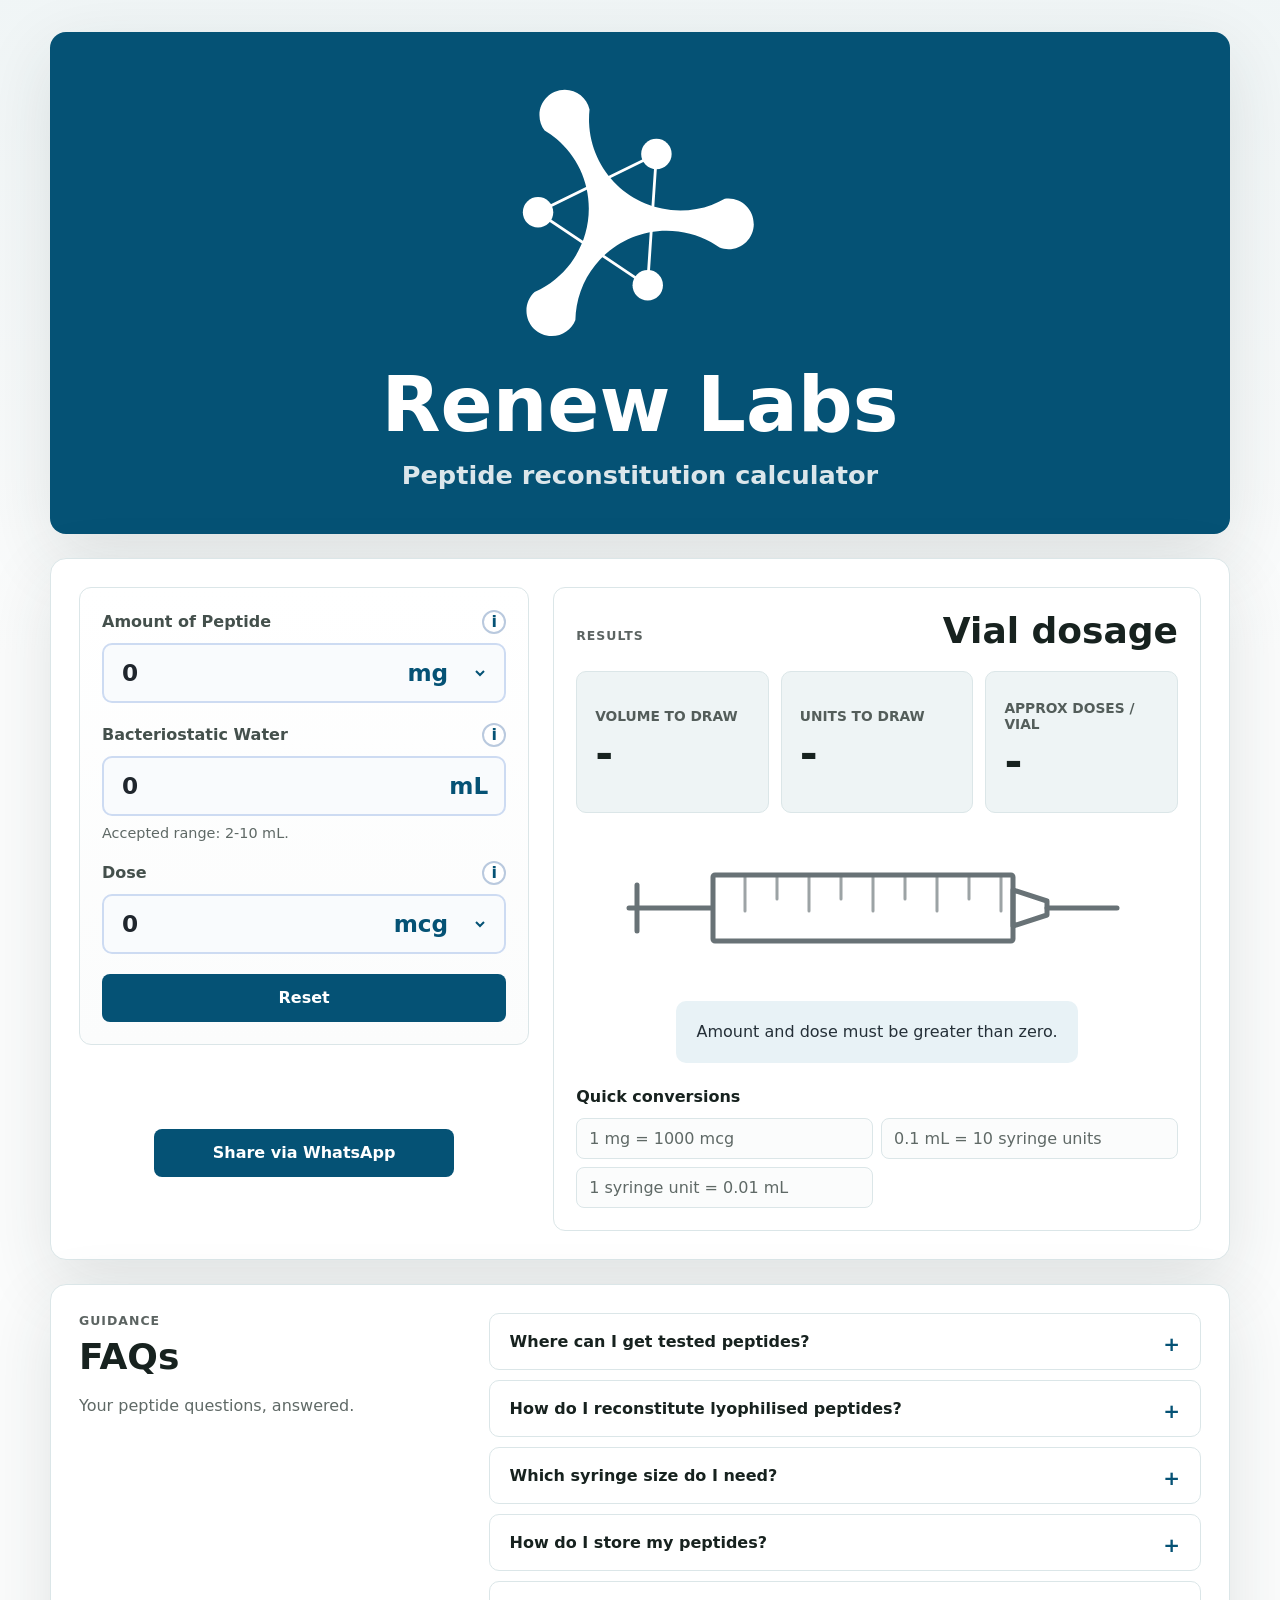
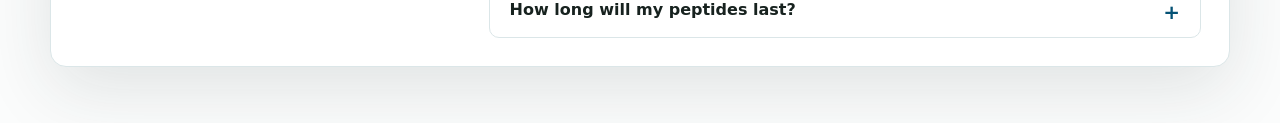
<file: index.html>
<!doctype html>
<html lang="en-GB">
  <head>
    <meta charset="UTF-8" />
    <meta name="viewport" content="width=device-width, initial-scale=1.0" />
    <meta
      name="description"
      content="Renew Labs peptide calculator for vial reconstitution research calculations."
    />
    <title>Renew Labs Peptide Calculator</title>
    <link rel="stylesheet" href="styles.css" />
  </head>
  <body>
    <main class="page-shell">
      <section class="hero" aria-labelledby="page-title">
        <div class="hero-copy">
          <img src="renew-mark-white.svg" alt="" />
          <strong>Renew Labs</strong>
          <h1 id="page-title">Peptide reconstitution calculator</h1>
        </div>
      </section>

      <section class="calculator-card" aria-label="Peptide calculator">
        <div class="content-grid">
          <div class="input-stack">
          <form class="input-panel" id="calculatorForm">
            <div class="field">
              <label for="amountMg">
                <span>Amount of Peptide</span>
                <button class="info-dot" type="button" data-tip="Amount of peptide (in mg or iu) in the vial">i</button>
              </label>
              <div class="input-wrap unit-select">
                <input id="amountMg" name="amountMg" type="number" inputmode="decimal" min="0" step="0.01" value="0" />
                <select id="amountUnit" name="amountUnit" aria-label="Peptide amount unit">
                  <option value="mg">mg</option>
                  <option value="iu">iU</option>
                </select>
              </div>
            </div>

            <div class="field" id="waterField">
              <label for="waterMl">
                <span id="waterLabel">Bacteriostatic Water</span>
                <button class="info-dot" type="button" id="waterInfo" data-tip="Amount of bacteriostatic water you're adding to the vial">i</button>
              </label>
              <div class="input-wrap">
                <input id="waterMl" name="waterMl" type="number" inputmode="decimal" min="0" max="10" step="0.1" value="0" />
                <span>mL</span>
              </div>
              <p class="hint">Accepted range: 2-10 mL.</p>
            </div>

            <div class="field">
              <label for="doseValue">
                <span id="doseLabel">Dose</span>
                <button class="info-dot" type="button" data-tip="The dose you want. Choose either mcg, iU or mg">i</button>
              </label>
              <div class="input-wrap unit-select">
                <input id="doseValue" name="doseValue" type="number" inputmode="decimal" min="0" step="0.01" value="0" />
                <select id="doseUnit" name="doseUnit" aria-label="Dose unit">
                  <option value="mcg">mcg</option>
                  <option value="iu">iU</option>
                  <option value="mg">mg</option>
                </select>
              </div>
            </div>

            <div class="button-row">
              <button class="secondary-action" type="reset">Reset</button>
            </div>
          </form>
          <button class="primary-action share-action" type="button" id="shareButton">Share via WhatsApp</button>
          </div>

          <section class="results-panel invalid-state" aria-live="polite">
            <div class="result-head">
              <p class="eyebrow">Results</p>
              <h2 id="resultTitle">Vial dosage</h2>
            </div>

            <div class="result-grid">
              <article class="result-tile featured">
                <span id="volumeTitle">Volume to draw</span>
                <strong id="volumeMl">-</strong>
              </article>
              <article class="result-tile" id="unitTile">
                <span id="unitTitle">Units to draw</span>
                <strong id="unitResult">-</strong>
              </article>
              <article class="result-tile" id="countTile">
                <span id="countTitle">Approx doses / vial</span>
                <strong id="doseCount">-</strong>
              </article>
            </div>

            <div class="syringe-wrap" id="syringeWrap" aria-label="Syringe draw guide">
              <svg class="dose-illustration syringe-illustration" viewBox="0 0 520 150" role="img" aria-label="Syringe">
                <line x1="12" y1="75" x2="95" y2="75" />
                <line x1="20" y1="52" x2="20" y2="98" />
                <rect class="syringe-fill" id="syringeFill" x="96" y="42" width="0" height="66" rx="2" />
                <rect x="96" y="42" width="300" height="66" rx="2" />
                <g class="syringe-marks">
                  <line x1="128" y1="42" x2="128" y2="78" />
                  <line x1="160" y1="42" x2="160" y2="66" />
                  <line x1="192" y1="42" x2="192" y2="78" />
                  <line x1="224" y1="42" x2="224" y2="66" />
                  <line x1="256" y1="42" x2="256" y2="78" />
                  <line x1="288" y1="42" x2="288" y2="66" />
                  <line x1="320" y1="42" x2="320" y2="78" />
                  <line x1="352" y1="42" x2="352" y2="66" />
                  <line x1="384" y1="42" x2="384" y2="78" />
                </g>
                <path d="M396 57 L430 68 L430 82 L396 93 Z" />
                <line x1="430" y1="75" x2="500" y2="75" />
              </svg>
              <p id="syringeDisclaimer">
                Enter your peptide amount, bacteriostatic water and dose to calculate your draw volume.
              </p>
            </div>

            <section class="quick-conversions" aria-labelledby="conversion-title">
              <h3 id="conversion-title">Quick conversions</h3>
              <div class="conversion-grid">
                <span>1 mg = 1000 mcg</span>
                <span>0.1 mL = 10 syringe units</span>
                <span>1 syringe unit = 0.01 mL</span>
              </div>
            </section>
          </section>
        </div>
      </section>

      <section class="faq-shell">
        <div class="faq-copy">
          <p class="eyebrow">Guidance</p>
          <h2 id="faqTitle">FAQs</h2>
          <p>Your peptide questions, answered.</p>
        </div>
        <div class="faq-list" id="faqList">
          <details class="faq-item">
            <summary>Where can I get tested peptides?</summary>
            <div class="faq-answer">
              <p>Renew Labs is able to provide you with peptides and research chemicals that are independently tested. Orders can be placed <a href="https://docs.google.com/forms/d/e/1FAIpQLSeEyYjb_Fmcx5XELqRgr7oAa_qQSYLa3wfYa4VR-rdAORuOLg/viewform?usp=dialog" target="_blank" rel="noopener">here</a>. Additional pricing can be viewed <a href="https://docs.google.com/spreadsheets/d/1JMVdBty3tJZyBeeeDLBATM9cYKSkeTKWLF8yid1AKjs/edit?usp=sharing" target="_blank" rel="noopener">here</a>.</p>
            </div>
          </details>
          <details class="faq-item">
            <summary>How do I reconstitute lyophilised peptides?</summary>
            <div class="faq-answer">
              <p>Before you begin with reconstitution, you will need the following:</p>
              <ol class="spaced-list">
                <li>Your vial of lyophilised peptide or similar molecule.</li>
                <li>A vial of bacteriostatic (bac) water.</li>
                <li>A syringe to reconstitute the peptide.</li>
              </ol>
              <p>To reconstitute a lyophilised vial, follow the steps below.</p>
              <ol class="spaced-list">
                <li>Pop the caps off both your vials of bac water and the lyophilised vial.</li>
                <li>Inject your syringe into the vial of bac water, pull the plunger back until the bottom of the plunger is in line with the top mark stated on the syringe. This will be either 0.5 or 1.0 mL.</li>
                <li>Inject the contents of the syringe into the lyophilised vial of peptide (or other molecule).</li>
                <li>Repeat this process until you meet the desired fill volume.</li>
                <li>If it hasn't already done so, allow the vial to sit until the peptide/molecule is fully dissolved. You may gently swirl the vial to support this process.</li>
                <li>Store the newly prepared vial in the fridge along with the opened vial of bac water. Make sure to store the vials in a sealed container.</li>
              </ol>
              <p><strong>Note</strong> - Syringes come in 0.5 and 1 mL volumes. This is the equivalent of 50 and 100 units. We recommend that you use 3 mL of bac water to reconstitute your vial; this is the equivalent of 3-6 full syringes depending on the volume of your syringe.</p>
            </div>
          </details>
          <details class="faq-item">
            <summary>Which syringe size do I need?</summary>
            <div class="faq-answer">
              <p>0.5 or 1 mL syringes with a 29 or 30 gauge needle are recommended. You will also need alcohol swabs and a sharps bin. A list of products can be found <a href="https://docs.google.com/spreadsheets/d/1SHIV8DyZ_1Wl9HtnlXaGnZBrpvp4KybQKamQurZHVnc/edit?usp=sharing" target="_blank" rel="noopener">here</a>.</p>
            </div>
          </details>
          <details class="faq-item">
            <summary>How do I store my peptides?</summary>
            <div class="faq-answer">
              <p>All peptides, once reconstituted need to be refrigerated. To keep the them sterile we recommend you keeping them in a closed, airtight box such as a Tupperware container.</p>
            </div>
          </details>
          <details class="faq-item">
            <summary>How long will my peptides last?</summary>
            <div class="faq-answer">
              <p>Peptides have an amount of time during which they are most effective. For most products the refrigerated life is approximately 30 days.</p>
            </div>
          </details>
        </div>
      </section>
    </main>

    <script src="script.js"></script>
  </body>
</html>
</file>
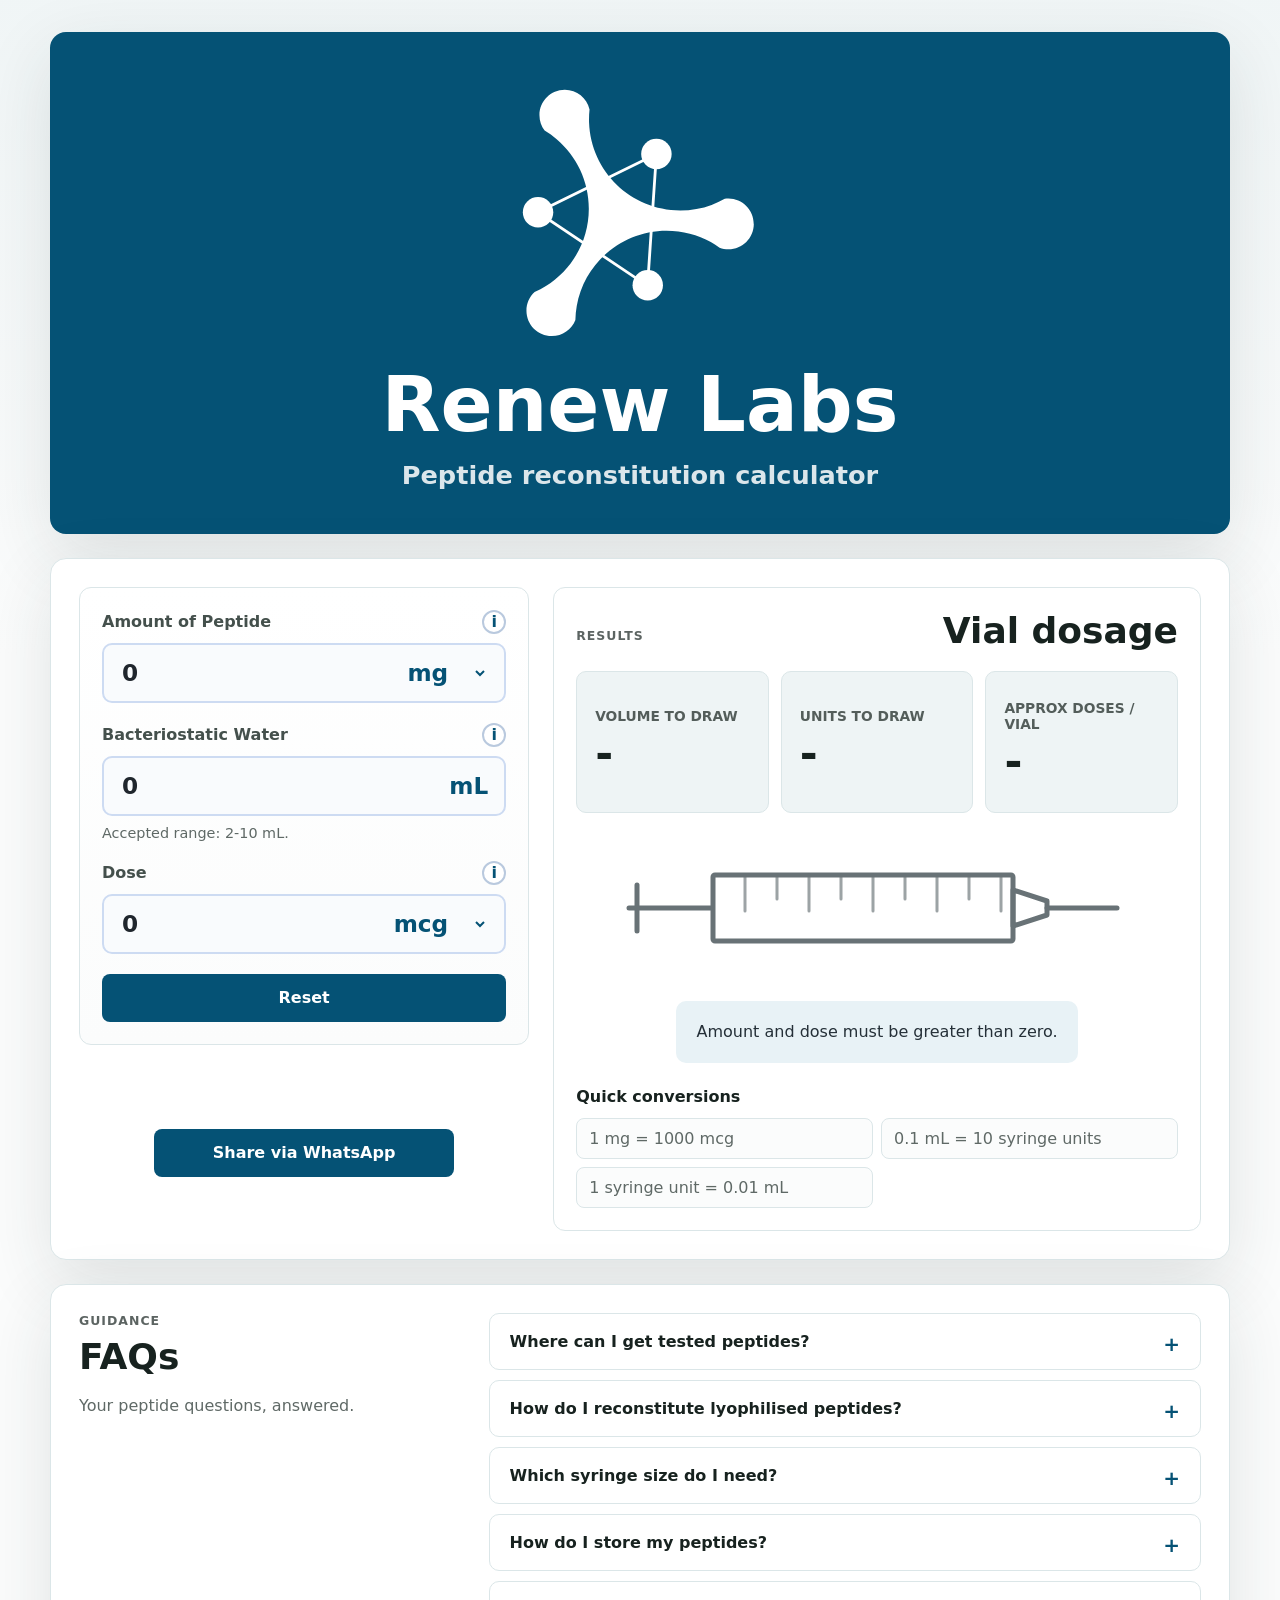
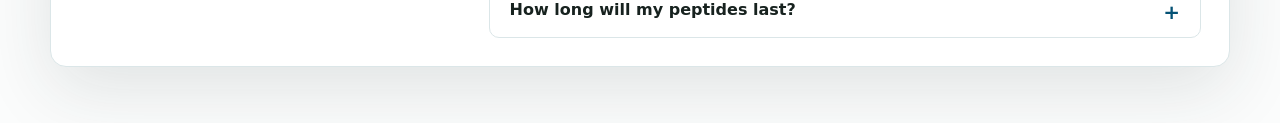
<file: renew-peptide-calculator.html>
<!doctype html>
<html lang="en-GB">
  <head>
    <meta charset="UTF-8" />
    <meta name="viewport" content="width=device-width, initial-scale=1.0" />
    <meta
      name="description"
      content="Renew Labs peptide calculator for vial reconstitution research calculations."
    />
    <title>Renew Labs Peptide Calculator</title>
    <style>
:root {
  --ink: #17221f;
  --muted: #5f6966;
  --soft: #eef4f5;
  --paper: #fbfcfc;
  --card: #ffffff;
  --line: #dbe6e8;
  --blue: #055275;
  --blue-deep: #04445f;
  --blue-soft: #e8f2f6;
  --green: #274c4f;
  --cream: #f7f4ee;
  --danger: #8d3d39;
  --shadow: 0 22px 70px rgba(29, 47, 52, 0.12);
  --radius: 8px;
  color-scheme: light;
  font-family:
    Inter, ui-sans-serif, system-ui, -apple-system, BlinkMacSystemFont, "Segoe UI",
    sans-serif;
}

* {
  box-sizing: border-box;
}

html {
  scroll-behavior: smooth;
}

body {
  min-height: 100vh;
  margin: 0;
  color: var(--ink);
  background:
    linear-gradient(180deg, rgba(238, 244, 245, 0.84), rgba(251, 252, 252, 0.94) 38%),
    var(--paper);
}

button,
input,
select {
  font: inherit;
}

button {
  cursor: pointer;
}

.page-shell {
  width: min(1180px, calc(100% - 28px));
  margin: 0 auto;
  padding: 32px 0 56px;
}

.hero {
  display: grid;
  min-height: 430px;
  padding: 42px 34px;
  color: #fff;
  background: var(--blue);
  border-radius: 16px;
  box-shadow: var(--shadow);
  place-items: center;
}

.hero-copy {
  display: grid;
  justify-items: center;
  max-width: 680px;
  text-align: center;
}

.hero-copy img,
.hero-copy .inline-logo {
  display: block;
  width: clamp(150px, 24vw, 260px);
  height: auto;
}

.hero-copy .inline-logo svg {
  display: block;
  width: 100%;
  height: auto;
}

.hero-copy strong {
  margin-top: 18px;
  font-size: clamp(2.2rem, 6vw, 4.8rem);
  line-height: 0.95;
}

.eyebrow {
  margin: 0 0 8px;
  color: color-mix(in srgb, currentColor 70%, transparent);
  font-size: 0.78rem;
  font-weight: 760;
  letter-spacing: 0.08em;
  text-transform: uppercase;
}

.hero h1,
.calculator-card h2,
.faq-shell h2 {
  margin: 0;
  letter-spacing: 0;
}

.hero h1 {
  max-width: 640px;
  margin-top: 18px;
  color: rgba(255, 255, 255, 0.86);
  font-size: clamp(1.15rem, 2.5vw, 1.6rem);
  font-weight: 640;
  line-height: 1.25;
}

.calculator-card,
.faq-shell {
  margin-top: 24px;
  padding: 28px;
  background: var(--card);
  border: 1px solid var(--line);
  border-radius: 16px;
  box-shadow: var(--shadow);
}

.calculator-card h2,
.faq-shell h2 {
  font-size: clamp(1.6rem, 3vw, 2.25rem);
}

.content-grid {
  display: grid;
  grid-template-columns: minmax(320px, 0.82fr) minmax(0, 1.18fr);
  gap: 24px;
  align-items: start;
}

.input-stack {
  display: grid;
  gap: 20px;
}

.input-panel,
.results-panel {
  display: grid;
  gap: 20px;
  padding: 22px;
  background: #fff;
  border: 1px solid var(--line);
  border-radius: 12px;
}

.input-panel {
  background: linear-gradient(180deg, #fff, #fbfcfc);
}

.field {
  display: grid;
  gap: 9px;
}

.field label {
  display: flex;
  align-items: center;
  justify-content: space-between;
  gap: 12px;
  color: #44504c;
  font-size: 1rem;
  font-weight: 740;
}

.info-dot {
  position: relative;
  display: inline-grid;
  width: 24px;
  height: 24px;
  flex: 0 0 auto;
  color: var(--blue);
  place-items: center;
  border: 2px solid #b9c9de;
  border-radius: 999px;
  background: #fff;
  font-weight: 800;
  line-height: 1;
  touch-action: manipulation;
}

.tip-pop {
  position: fixed;
  z-index: 20;
  max-width: min(300px, calc(100vw - 28px));
  padding: 10px 12px;
  color: #fff;
  font-size: 0.86rem;
  font-weight: 680;
  line-height: 1.35;
  background: var(--ink);
  border-radius: 8px;
  box-shadow: 0 14px 40px rgba(23, 34, 31, 0.18);
}

.tip-pop::before {
  content: "";
  position: absolute;
  top: -6px;
  left: 18px;
  width: 12px;
  height: 12px;
  background: var(--ink);
  transform: rotate(45deg);
}

.input-wrap {
  display: grid;
  grid-template-columns: minmax(0, 1fr) auto;
  align-items: center;
  min-height: 60px;
  padding: 0 16px;
  background: #f9fbfd;
  border: 2px solid #cddbf2;
  border-radius: 10px;
}

.input-wrap:focus-within {
  border-color: var(--blue);
  box-shadow: 0 0 0 4px rgba(56, 85, 121, 0.12);
}

.input-wrap input,
.input-wrap select {
  min-width: 0;
  height: 56px;
  color: #20262d;
  font-size: 1.45rem;
  font-weight: 720;
  line-height: 1;
  border: 0;
  outline: 0;
  background: transparent;
}

.input-wrap input[type="number"] {
  appearance: textfield;
  -moz-appearance: textfield;
}

.input-wrap input[type="number"]::-webkit-outer-spin-button,
.input-wrap input[type="number"]::-webkit-inner-spin-button {
  margin: 0;
  appearance: none;
  -webkit-appearance: none;
}

.input-wrap span,
.input-wrap select {
  display: flex;
  align-items: center;
  justify-content: flex-end;
  min-height: 56px;
  color: var(--blue);
  font-size: 1.45rem;
  font-weight: 780;
  line-height: 1;
  text-align: right;
}

.unit-select {
  grid-template-columns: minmax(0, 1fr) 108px;
}

.unit-select select {
  padding: 0 24px 0 0;
}

.hint {
  margin: 0;
  color: var(--muted);
  font-size: 0.9rem;
}

.button-row {
  display: grid;
  grid-template-columns: auto;
  gap: 10px;
}

.primary-action,
.secondary-action {
  min-height: 48px;
  padding: 0 18px;
  color: #fff;
  font-weight: 780;
  border: 0;
  border-radius: 8px;
  background: var(--blue);
  touch-action: manipulation;
}

.primary-action:hover,
.secondary-action:hover {
  background: var(--blue-deep);
}

.secondary-action {
  width: 100%;
}

.share-action {
  justify-self: center;
  width: min(300px, 100%);
  margin-top: clamp(18px, 5vw, 76px);
}

.result-head {
  display: flex;
  align-items: end;
  justify-content: space-between;
  gap: 12px;
}

.result-grid {
  display: grid;
  grid-template-columns: repeat(3, minmax(0, 1fr));
  gap: 12px;
}

.result-tile {
  display: grid;
  gap: 8px;
  min-height: 142px;
  padding: 18px;
  align-content: center;
  background: var(--soft);
  border: 1px solid var(--line);
  border-radius: 10px;
}

.result-tile.featured {
  color: #fff;
  background: var(--blue);
  border-color: var(--blue);
}

.result-tile.featured span {
  color: #fff;
}

.results-panel.invalid-state .result-tile.featured {
  color: var(--ink);
  background: var(--soft);
  border-color: var(--line);
}

.results-panel.invalid-state .result-tile.featured span {
  color: color-mix(in srgb, var(--ink) 72%, transparent);
}

.result-tile span {
  color: color-mix(in srgb, currentColor 72%, transparent);
  font-size: 0.86rem;
  font-weight: 750;
  text-transform: uppercase;
}

.result-tile strong {
  font-size: clamp(1.65rem, 4vw, 2.7rem);
  line-height: 1;
}

.syringe-wrap {
  display: grid;
  justify-items: center;
  gap: 18px;
}

.dose-illustration {
  width: min(520px, 88%);
  height: auto;
  color: #687276;
  fill: none;
  stroke: currentColor;
  stroke-linecap: round;
  stroke-linejoin: round;
  stroke-width: 5;
}

.syringe-fill {
  fill: var(--blue);
  opacity: 0.92;
  stroke: none;
}

.syringe-marks {
  stroke-width: 3;
  opacity: 0.65;
}

#syringeDisclaimer,
.note-box {
  margin: 0;
  padding: 18px 20px;
  color: #253038;
  line-height: 1.65;
  background: var(--blue-soft);
  border-radius: 10px;
}

.note-box {
  background: #f0f7f2;
}

.quick-conversions {
  display: grid;
  gap: 12px;
  padding-top: 4px;
}

.quick-conversions h3 {
  margin: 0;
  font-size: 1rem;
}

.conversion-grid {
  display: grid;
  grid-template-columns: repeat(2, minmax(0, 1fr));
  gap: 8px;
}

.conversion-grid span {
  padding: 10px 12px;
  color: var(--muted);
  background: #fbfcfc;
  border: 1px solid var(--line);
  border-radius: 8px;
}

.faq-shell {
  display: grid;
  grid-template-columns: 0.7fr 1.3fr;
  gap: 26px;
  align-items: start;
}

.faq-copy {
  position: sticky;
  top: 20px;
}

.faq-copy p:not(.eyebrow) {
  color: var(--muted);
  line-height: 1.65;
}

.faq-list {
  display: grid;
  gap: 10px;
}

.faq-item {
  border: 1px solid var(--line);
  border-radius: 10px;
  background: #fff;
}

.faq-item summary {
  padding: 18px 20px;
  font-weight: 780;
  list-style: none;
  cursor: pointer;
}

.faq-item summary::-webkit-details-marker {
  display: none;
}

.faq-item summary::after {
  content: "+";
  float: right;
  color: var(--blue);
  font-size: 1.25rem;
}

.faq-item[open] summary::after {
  content: "-";
}

.faq-answer {
  padding: 0 20px 20px;
  color: var(--muted);
  line-height: 1.65;
}

.faq-answer p {
  margin: 0 0 12px;
}

.faq-answer p:last-child {
  margin-bottom: 0;
}

.faq-answer a {
  color: var(--blue);
  font-weight: 750;
}

.faq-answer ol,
.faq-answer ul {
  margin: 0;
  padding-left: 1.2rem;
}

.faq-answer .spaced-list {
  margin-bottom: 24px;
}

.invalid {
  color: var(--danger);
}

@media (max-width: 900px) {
  .hero,
  .content-grid,
  .faq-shell {
    grid-template-columns: 1fr;
  }

  .hero {
    min-height: auto;
  }

  .result-grid {
    grid-template-columns: 1fr;
  }

  .faq-copy {
    position: static;
  }
}

@media (max-width: 560px) {
  .page-shell {
    width: min(100% - 18px, 1180px);
    padding-top: 9px;
  }

  .hero,
  .calculator-card,
  .faq-shell,
  .input-panel,
  .results-panel {
    padding: 18px;
  }

  .button-row,
  .result-head {
    align-items: stretch;
    flex-direction: column;
  }

  .conversion-grid {
    grid-template-columns: 1fr;
  }

  .dose-illustration {
    width: min(360px, 100%);
  }

  .input-wrap input,
  .input-wrap select,
  .input-wrap span {
    font-size: 1.18rem;
  }
}

    </style>
  </head>
  <body>
    <main class="page-shell">
      <section class="hero" aria-labelledby="page-title">
        <div class="hero-copy">
          <span class="inline-logo" aria-hidden="true"><svg xmlns="http://www.w3.org/2000/svg" viewBox="76 53 61 65" aria-hidden="true">
  <g fill="#fff">
    <path d="M133.2,88.17c0,3.28-2.66,5.94-5.94,5.94-.74,0-1.44-.13-2.09-.37-.66-.47-1.35-.91-2.06-1.3-3.07-1.71-6.61-2.68-10.37-2.68-10.55,0-19.33,7.64-21.08,17.69-.18,1.06-.3,2.15-.32,3.26-.87,2.21-3.02,3.77-5.53,3.77-3.28,0-5.95-2.66-5.95-5.95,0-1.73.74-3.28,1.91-4.37.93-.41,1.82-.88,2.66-1.41,6.05-3.78,10.06-10.5,10.06-18.16,0-6.53-2.93-12.39-7.54-16.31-.88-.75-1.83-1.43-2.83-2.03-.76-1-1.21-2.24-1.21-3.59,0-3.29,2.66-5.95,5.95-5.95,2.82,0,5.18,1.96,5.8,4.6-.09.76-.12,1.53-.12,2.3,0,.26,0,.53.01.79.41,11.45,9.83,20.62,21.4,20.62,2.59,0,5.06-.46,7.35-1.3h0c1.07-.39,2.11-.87,3.09-1.43.28-.04.56-.06.85-.06,3.28,0,5.94,2.66,5.94,5.95Z"/>
    <circle cx="110.35" cy="71.78" r="3.57"/>
    <circle cx="108.32" cy="102.57" r="3.57"/>
    <circle cx="82.58" cy="85.44" r="3.57"/>
  </g>
  <polygon points="108.27 102.7 110.35 71.78 82.5 85.42 108.27 102.7" fill="none" stroke="#fff" stroke-miterlimit="10" stroke-width=".66"/>
</svg>
</span>
          <strong>Renew Labs</strong>
          <h1 id="page-title">Peptide reconstitution calculator</h1>
        </div>
      </section>

      <section class="calculator-card" aria-label="Peptide calculator">
        <div class="content-grid">
          <div class="input-stack">
          <form class="input-panel" id="calculatorForm">
            <div class="field">
              <label for="amountMg">
                <span>Amount of Peptide</span>
                <button class="info-dot" type="button" data-tip="Amount of peptide (in mg or iu) in the vial">i</button>
              </label>
              <div class="input-wrap unit-select">
                <input id="amountMg" name="amountMg" type="number" inputmode="decimal" min="0" step="0.01" value="0" />
                <select id="amountUnit" name="amountUnit" aria-label="Peptide amount unit">
                  <option value="mg">mg</option>
                  <option value="iu">iU</option>
                </select>
              </div>
            </div>

            <div class="field" id="waterField">
              <label for="waterMl">
                <span id="waterLabel">Bacteriostatic Water</span>
                <button class="info-dot" type="button" id="waterInfo" data-tip="Amount of bacteriostatic water you're adding to the vial">i</button>
              </label>
              <div class="input-wrap">
                <input id="waterMl" name="waterMl" type="number" inputmode="decimal" min="0" max="10" step="0.1" value="0" />
                <span>mL</span>
              </div>
              <p class="hint">Accepted range: 2-10 mL.</p>
            </div>

            <div class="field">
              <label for="doseValue">
                <span id="doseLabel">Dose</span>
                <button class="info-dot" type="button" data-tip="The dose you want. Choose either mcg, iU or mg">i</button>
              </label>
              <div class="input-wrap unit-select">
                <input id="doseValue" name="doseValue" type="number" inputmode="decimal" min="0" step="0.01" value="0" />
                <select id="doseUnit" name="doseUnit" aria-label="Dose unit">
                  <option value="mcg">mcg</option>
                  <option value="iu">iU</option>
                  <option value="mg">mg</option>
                </select>
              </div>
            </div>

            <div class="button-row">
              <button class="secondary-action" type="reset">Reset</button>
            </div>
          </form>
          <button class="primary-action share-action" type="button" id="shareButton">Share via WhatsApp</button>
          </div>

          <section class="results-panel invalid-state" aria-live="polite">
            <div class="result-head">
              <p class="eyebrow">Results</p>
              <h2 id="resultTitle">Vial dosage</h2>
            </div>

            <div class="result-grid">
              <article class="result-tile featured">
                <span id="volumeTitle">Volume to draw</span>
                <strong id="volumeMl">-</strong>
              </article>
              <article class="result-tile" id="unitTile">
                <span id="unitTitle">Units to draw</span>
                <strong id="unitResult">-</strong>
              </article>
              <article class="result-tile" id="countTile">
                <span id="countTitle">Approx doses / vial</span>
                <strong id="doseCount">-</strong>
              </article>
            </div>

            <div class="syringe-wrap" id="syringeWrap" aria-label="Syringe draw guide">
              <svg class="dose-illustration syringe-illustration" viewBox="0 0 520 150" role="img" aria-label="Syringe">
                <line x1="12" y1="75" x2="95" y2="75" />
                <line x1="20" y1="52" x2="20" y2="98" />
                <rect class="syringe-fill" id="syringeFill" x="96" y="42" width="0" height="66" rx="2" />
                <rect x="96" y="42" width="300" height="66" rx="2" />
                <g class="syringe-marks">
                  <line x1="128" y1="42" x2="128" y2="78" />
                  <line x1="160" y1="42" x2="160" y2="66" />
                  <line x1="192" y1="42" x2="192" y2="78" />
                  <line x1="224" y1="42" x2="224" y2="66" />
                  <line x1="256" y1="42" x2="256" y2="78" />
                  <line x1="288" y1="42" x2="288" y2="66" />
                  <line x1="320" y1="42" x2="320" y2="78" />
                  <line x1="352" y1="42" x2="352" y2="66" />
                  <line x1="384" y1="42" x2="384" y2="78" />
                </g>
                <path d="M396 57 L430 68 L430 82 L396 93 Z" />
                <line x1="430" y1="75" x2="500" y2="75" />
              </svg>
              <p id="syringeDisclaimer">
                Enter your peptide amount, bacteriostatic water and dose to calculate your draw volume.
              </p>
            </div>

            <section class="quick-conversions" aria-labelledby="conversion-title">
              <h3 id="conversion-title">Quick conversions</h3>
              <div class="conversion-grid">
                <span>1 mg = 1000 mcg</span>
                <span>0.1 mL = 10 syringe units</span>
                <span>1 syringe unit = 0.01 mL</span>
              </div>
            </section>
          </section>
        </div>
      </section>

      <section class="faq-shell">
        <div class="faq-copy">
          <p class="eyebrow">Guidance</p>
          <h2 id="faqTitle">FAQs</h2>
          <p>Your peptide questions, answered.</p>
        </div>
        <div class="faq-list" id="faqList">
          <details class="faq-item">
            <summary>Where can I get tested peptides?</summary>
            <div class="faq-answer">
              <p>Renew Labs is able to provide you with peptides and research chemicals that are independently tested. Orders can be placed <a href="https://docs.google.com/forms/d/e/1FAIpQLSeEyYjb_Fmcx5XELqRgr7oAa_qQSYLa3wfYa4VR-rdAORuOLg/viewform?usp=dialog" target="_blank" rel="noopener">here</a>. Additional pricing can be viewed <a href="https://docs.google.com/spreadsheets/d/1JMVdBty3tJZyBeeeDLBATM9cYKSkeTKWLF8yid1AKjs/edit?usp=sharing" target="_blank" rel="noopener">here</a>.</p>
            </div>
          </details>
          <details class="faq-item">
            <summary>How do I reconstitute lyophilised peptides?</summary>
            <div class="faq-answer">
              <p>Before you begin with reconstitution, you will need the following:</p>
              <ol class="spaced-list">
                <li>Your vial of lyophilised peptide or similar molecule.</li>
                <li>A vial of bacteriostatic (bac) water.</li>
                <li>A syringe to reconstitute the peptide.</li>
              </ol>
              <p>To reconstitute a lyophilised vial, follow the steps below.</p>
              <ol class="spaced-list">
                <li>Pop the caps off both your vials of bac water and the lyophilised vial.</li>
                <li>Inject your syringe into the vial of bac water, pull the plunger back until the bottom of the plunger is in line with the top mark stated on the syringe. This will be either 0.5 or 1.0 mL.</li>
                <li>Inject the contents of the syringe into the lyophilised vial of peptide (or other molecule).</li>
                <li>Repeat this process until you meet the desired fill volume.</li>
                <li>If it hasn't already done so, allow the vial to sit until the peptide/molecule is fully dissolved. You may gently swirl the vial to support this process.</li>
                <li>Store the newly prepared vial in the fridge along with the opened vial of bac water. Make sure to store the vials in a sealed container.</li>
              </ol>
              <p><strong>Note</strong> - Syringes come in 0.5 and 1 mL volumes. This is the equivalent of 50 and 100 units. We recommend that you use 3 mL of bac water to reconstitute your vial; this is the equivalent of 3-6 full syringes depending on the volume of your syringe.</p>
            </div>
          </details>
          <details class="faq-item">
            <summary>Which syringe size do I need?</summary>
            <div class="faq-answer">
              <p>0.5 or 1 mL syringes with a 29 or 30 gauge needle are recommended. You will also need alcohol swabs and a sharps bin. A list of products can be found <a href="https://docs.google.com/spreadsheets/d/1SHIV8DyZ_1Wl9HtnlXaGnZBrpvp4KybQKamQurZHVnc/edit?usp=sharing" target="_blank" rel="noopener">here</a>.</p>
            </div>
          </details>
          <details class="faq-item">
            <summary>How do I store my peptides?</summary>
            <div class="faq-answer">
              <p>All peptides, once reconstituted need to be refrigerated. To keep the them sterile we recommend you keeping them in a closed, airtight box such as a Tupperware container.</p>
            </div>
          </details>
          <details class="faq-item">
            <summary>How long will my peptides last?</summary>
            <div class="faq-answer">
              <p>Peptides have an amount of time during which they are most effective. For most products the refrigerated life is approximately 30 days.</p>
            </div>
          </details>
        </div>
      </section>
    </main>

    <script>
const UNIT_ML = 0.01;
const SYRINGE_VISUAL_ML = 1;
const els = {
  form: document.querySelector("#calculatorForm"),
  amount: document.querySelector("#amountMg"),
  amountUnit: document.querySelector("#amountUnit"),
  waterMl: document.querySelector("#waterMl"),
  doseValue: document.querySelector("#doseValue"),
  doseUnit: document.querySelector("#doseUnit"),
  volumeMl: document.querySelector("#volumeMl"),
  unitResult: document.querySelector("#unitResult"),
  doseCount: document.querySelector("#doseCount"),
  syringeFill: document.querySelector("#syringeFill"),
  syringeDisclaimer: document.querySelector("#syringeDisclaimer"),
  faqList: document.querySelector("#faqList"),
  shareButton: document.querySelector("#shareButton"),
};

const state = {
  tip: null,
};

function numberFromInput(input) {
  return Number.parseFloat(input.value);
}

function formatNumber(value, max = 2) {
  if (!Number.isFinite(value)) return "0";
  const minimumFractionDigits = value > 0 && value < 1 ? Math.min(2, max) : 0;
  return new Intl.NumberFormat("en-GB", {
    maximumFractionDigits: max,
    minimumFractionDigits,
  }).format(value);
}

function formatMl(value) {
  const digits = value < 0.1 ? 3 : 2;
  return `${formatNumber(value, digits)} mL`;
}

function doseInBaseUnits() {
  const dose = numberFromInput(els.doseValue);
  if (els.doseUnit.value === "mg") return dose * 1000;
  return dose;
}

function amountInBaseUnits() {
  const amount = numberFromInput(els.amount);
  return els.amountUnit.value === "mg" ? amount * 1000 : amount;
}

function unitsAreCompatible() {
  const amountIsIu = els.amountUnit.value === "iu";
  const doseIsIu = els.doseUnit.value === "iu";
  return amountIsIu === doseIsIu;
}

function setSyringeFill(volumeMl) {
  const fillWidth = Math.max(0, Math.min(300, (volumeMl / SYRINGE_VISUAL_ML) * 300));
  els.syringeFill.setAttribute("width", String(fillWidth));
}

function setResultError(message) {
  document.querySelector(".results-panel").classList.add("invalid-state");
  els.volumeMl.textContent = "-";
  els.unitResult.textContent = "-";
  els.doseCount.textContent = "-";
  els.syringeDisclaimer.textContent = message;
  setSyringeFill(0);
}

function clearResultError() {
  document.querySelector(".results-panel").classList.remove("invalid-state");
  els.volumeMl.classList.remove("invalid");
}

function calculate() {
  syncUrl();

  const amount = amountInBaseUnits();
  const dose = doseInBaseUnits();
  const waterMl = numberFromInput(els.waterMl);

  if (amount <= 0 || dose <= 0 || !Number.isFinite(amount) || !Number.isFinite(dose)) {
    setResultError("Amount and dose must be greater than zero.");
    return;
  }

  if (waterMl < 2 || waterMl > 10 || !Number.isFinite(waterMl)) {
    setResultError("Bacteriostatic water should be between 2 and 10 mL.");
    return;
  }

  if (!unitsAreCompatible()) {
    setResultError("IU is compound-specific. Use iU for both amount and dose, or use mg/mcg.");
    return;
  }

  clearResultError();

  const volumeMl = (dose / amount) * waterMl;
  const syringeUnits = volumeMl / UNIT_ML;
  const doses = amount / dose;

  els.volumeMl.textContent = formatMl(volumeMl);
  els.unitResult.textContent = formatNumber(syringeUnits, 1);
  els.doseCount.textContent = formatNumber(doses, doses < 1 ? 2 : 1);
  els.syringeDisclaimer.innerHTML = `This result is equivalent to <strong>${formatMl(volumeMl)}</strong>. We recommend you use a <strong>0.3 mL, 0.5 mL or 1 mL</strong> syringe.`;
  setSyringeFill(volumeMl);
}

function syncDoseUnitToAmount() {
  if (els.amountUnit.value === "iu") {
    els.doseUnit.value = "iu";
    return;
  }

  els.doseUnit.value = "mcg";
}

function syncUrl() {
  try {
    const url = new URL(window.location.href);
    url.searchParams.delete("mode");
    url.searchParams.set("amount", els.amount.value || "0");
    url.searchParams.set("amountUnit", els.amountUnit.value);
    url.searchParams.set("water", els.waterMl.value || "0");
    url.searchParams.set("dose", els.doseValue.value || "0");
    url.searchParams.set("unit", els.doseUnit.value);
    window.history.replaceState({}, "", url);
  } catch {
    // Some in-app browsers restrict history updates for local files.
  }
}

function restoreFromUrl() {
  const params = new URLSearchParams(window.location.search);
  const amount = params.get("amount");
  const amountUnit = params.get("amountUnit");
  const water = params.get("water");
  const dose = params.get("dose");
  const unit = params.get("unit");

  if (amount) els.amount.value = amount;
  if (amountUnit === "mg" || amountUnit === "iu") els.amountUnit.value = amountUnit;
  if (water) els.waterMl.value = water;
  if (dose) els.doseValue.value = dose;
  if (unit === "mg" || unit === "mcg" || unit === "iu") els.doseUnit.value = unit;

  if (!unit) syncDoseUnitToAmount();
  calculate();
}

function showTip(button) {
  hideTip();

  const tip = document.createElement("div");
  tip.className = "tip-pop";
  tip.textContent = button.dataset.tip;
  document.body.append(tip);

  const rect = button.getBoundingClientRect();
  const top = rect.bottom + 10;
  const left = Math.min(rect.left - 12, window.innerWidth - tip.offsetWidth - 14);
  tip.style.top = `${top}px`;
  tip.style.left = `${Math.max(14, left)}px`;
  button.setAttribute("aria-label", button.dataset.tip);
  state.tip = tip;
}

function hideTip() {
  if (state.tip) {
    state.tip.remove();
    state.tip = null;
  }
}

function setTemporaryButtonText(button, text) {
  const original = button.textContent;
  button.textContent = text;
  window.setTimeout(() => {
    button.textContent = original;
  }, 1800);
}

async function copyShareText(text) {
  if (navigator.clipboard && window.isSecureContext) {
    await navigator.clipboard.writeText(text);
    return true;
  }

  return false;
}

async function shareCalculator(event) {
  event.preventDefault();
  calculate();

  const canShareUrl = window.location.protocol === "http:" || window.location.protocol === "https:";
  const url = window.location.href;
  const text = canShareUrl
    ? `Renew Labs peptide calculator: ${url}`
    : "Renew Labs peptide calculator. Open the attached HTML file in your browser.";

  if (navigator.share) {
    try {
      const payload = {
        title: "Renew Labs Peptide Calculator",
        text,
      };
      if (canShareUrl) payload.url = url;
      await navigator.share(payload);
      return;
    } catch (error) {
      if (error.name === "AbortError") return;
    }
  }

  if (canShareUrl) {
    window.open(`https://wa.me/?text=${encodeURIComponent(text)}`, "_blank", "noopener,noreferrer");
    return;
  }

  try {
    if (await copyShareText(text)) {
      setTemporaryButtonText(els.shareButton, "Share text copied");
      return;
    }
  } catch {
    // Fall through to a visible, non-navigating fallback.
  }

  setTemporaryButtonText(els.shareButton, "Attach this HTML file");
}

els.amountUnit.addEventListener("change", () => {
  syncDoseUnitToAmount();
  calculate();
});

["input", "change"].forEach((eventName) => {
  els.form.addEventListener(eventName, () => calculate());
});

els.form.addEventListener("reset", (event) => {
  event.preventDefault();
  els.amount.value = "0";
  els.amountUnit.value = "mg";
  els.waterMl.value = "0";
  els.doseValue.value = "0";
  els.doseUnit.value = "mcg";
  calculate();
});

[els.amount, els.waterMl, els.doseValue].forEach((input) => {
  const clearZero = () => {
    if (input.value === "0") {
      input.value = "";
    }
  };

  input.addEventListener("pointerdown", clearZero);
  input.addEventListener("touchstart", clearZero, { passive: true });
  input.addEventListener("focus", clearZero);

  input.addEventListener("blur", () => {
    if (input.value.trim() === "") {
      input.value = "0";
      calculate();
    }
  });
});

document.querySelectorAll(".info-dot").forEach((button) => {
  button.title = button.dataset.tip;

  const openTip = (event) => {
    if (event.cancelable) event.preventDefault();
    event.stopPropagation();
    showTip(button);
  };

  button.addEventListener("pointerdown", openTip);
  button.addEventListener("click", openTip);
});

els.faqList.addEventListener("toggle", (event) => {
  const activeItem = event.target;
  if (!activeItem.open) return;

  els.faqList.querySelectorAll(".faq-item").forEach((item) => {
    if (item !== activeItem) item.open = false;
  });
}, true);

document.addEventListener("click", hideTip);
window.addEventListener("resize", hideTip);
els.shareButton.addEventListener("click", shareCalculator);

restoreFromUrl();

    </script>
  </body>
</html>
</file>
<file: styles.css>
:root {
  --ink: #17221f;
  --muted: #5f6966;
  --soft: #eef4f5;
  --paper: #fbfcfc;
  --card: #ffffff;
  --line: #dbe6e8;
  --blue: #055275;
  --blue-deep: #04445f;
  --blue-soft: #e8f2f6;
  --green: #274c4f;
  --cream: #f7f4ee;
  --danger: #8d3d39;
  --shadow: 0 22px 70px rgba(29, 47, 52, 0.12);
  --radius: 8px;
  color-scheme: light;
  font-family:
    Inter, ui-sans-serif, system-ui, -apple-system, BlinkMacSystemFont, "Segoe UI",
    sans-serif;
}

* {
  box-sizing: border-box;
}

html {
  scroll-behavior: smooth;
}

body {
  min-height: 100vh;
  margin: 0;
  color: var(--ink);
  background:
    linear-gradient(180deg, rgba(238, 244, 245, 0.84), rgba(251, 252, 252, 0.94) 38%),
    var(--paper);
}

button,
input,
select {
  font: inherit;
}

button {
  cursor: pointer;
}

.page-shell {
  width: min(1180px, calc(100% - 28px));
  margin: 0 auto;
  padding: 32px 0 56px;
}

.hero {
  display: grid;
  min-height: 430px;
  padding: 42px 34px;
  color: #fff;
  background: var(--blue);
  border-radius: 16px;
  box-shadow: var(--shadow);
  place-items: center;
}

.hero-copy {
  display: grid;
  justify-items: center;
  max-width: 680px;
  text-align: center;
}

.hero-copy img,
.hero-copy .inline-logo {
  display: block;
  width: clamp(150px, 24vw, 260px);
  height: auto;
}

.hero-copy .inline-logo svg {
  display: block;
  width: 100%;
  height: auto;
}

.hero-copy strong {
  margin-top: 18px;
  font-size: clamp(2.2rem, 6vw, 4.8rem);
  line-height: 0.95;
}

.eyebrow {
  margin: 0 0 8px;
  color: color-mix(in srgb, currentColor 70%, transparent);
  font-size: 0.78rem;
  font-weight: 760;
  letter-spacing: 0.08em;
  text-transform: uppercase;
}

.hero h1,
.calculator-card h2,
.faq-shell h2 {
  margin: 0;
  letter-spacing: 0;
}

.hero h1 {
  max-width: 640px;
  margin-top: 18px;
  color: rgba(255, 255, 255, 0.86);
  font-size: clamp(1.15rem, 2.5vw, 1.6rem);
  font-weight: 640;
  line-height: 1.25;
}

.calculator-card,
.faq-shell {
  margin-top: 24px;
  padding: 28px;
  background: var(--card);
  border: 1px solid var(--line);
  border-radius: 16px;
  box-shadow: var(--shadow);
}

.calculator-card h2,
.faq-shell h2 {
  font-size: clamp(1.6rem, 3vw, 2.25rem);
}

.content-grid {
  display: grid;
  grid-template-columns: minmax(320px, 0.82fr) minmax(0, 1.18fr);
  gap: 24px;
  align-items: start;
}

.input-stack {
  display: grid;
  gap: 20px;
}

.input-panel,
.results-panel {
  display: grid;
  gap: 20px;
  padding: 22px;
  background: #fff;
  border: 1px solid var(--line);
  border-radius: 12px;
}

.input-panel {
  background: linear-gradient(180deg, #fff, #fbfcfc);
}

.field {
  display: grid;
  gap: 9px;
}

.field label {
  display: flex;
  align-items: center;
  justify-content: space-between;
  gap: 12px;
  color: #44504c;
  font-size: 1rem;
  font-weight: 740;
}

.info-dot {
  position: relative;
  display: inline-grid;
  width: 24px;
  height: 24px;
  flex: 0 0 auto;
  color: var(--blue);
  place-items: center;
  border: 2px solid #b9c9de;
  border-radius: 999px;
  background: #fff;
  font-weight: 800;
  line-height: 1;
  touch-action: manipulation;
}

.tip-pop {
  position: fixed;
  z-index: 20;
  max-width: min(300px, calc(100vw - 28px));
  padding: 10px 12px;
  color: #fff;
  font-size: 0.86rem;
  font-weight: 680;
  line-height: 1.35;
  background: var(--ink);
  border-radius: 8px;
  box-shadow: 0 14px 40px rgba(23, 34, 31, 0.18);
}

.tip-pop::before {
  content: "";
  position: absolute;
  top: -6px;
  left: 18px;
  width: 12px;
  height: 12px;
  background: var(--ink);
  transform: rotate(45deg);
}

.input-wrap {
  display: grid;
  grid-template-columns: minmax(0, 1fr) auto;
  align-items: center;
  min-height: 60px;
  padding: 0 16px;
  background: #f9fbfd;
  border: 2px solid #cddbf2;
  border-radius: 10px;
}

.input-wrap:focus-within {
  border-color: var(--blue);
  box-shadow: 0 0 0 4px rgba(56, 85, 121, 0.12);
}

.input-wrap input,
.input-wrap select {
  min-width: 0;
  height: 56px;
  color: #20262d;
  font-size: 1.45rem;
  font-weight: 720;
  line-height: 1;
  border: 0;
  outline: 0;
  background: transparent;
}

.input-wrap input[type="number"] {
  appearance: textfield;
  -moz-appearance: textfield;
}

.input-wrap input[type="number"]::-webkit-outer-spin-button,
.input-wrap input[type="number"]::-webkit-inner-spin-button {
  margin: 0;
  appearance: none;
  -webkit-appearance: none;
}

.input-wrap span,
.input-wrap select {
  display: flex;
  align-items: center;
  justify-content: flex-end;
  min-height: 56px;
  color: var(--blue);
  font-size: 1.45rem;
  font-weight: 780;
  line-height: 1;
  text-align: right;
}

.unit-select {
  grid-template-columns: minmax(0, 1fr) 108px;
}

.unit-select select {
  padding: 0 24px 0 0;
}

.hint {
  margin: 0;
  color: var(--muted);
  font-size: 0.9rem;
}

.button-row {
  display: grid;
  grid-template-columns: auto;
  gap: 10px;
}

.primary-action,
.secondary-action {
  min-height: 48px;
  padding: 0 18px;
  color: #fff;
  font-weight: 780;
  border: 0;
  border-radius: 8px;
  background: var(--blue);
  touch-action: manipulation;
}

.primary-action:hover,
.secondary-action:hover {
  background: var(--blue-deep);
}

.secondary-action {
  width: 100%;
}

.share-action {
  justify-self: center;
  width: min(300px, 100%);
  margin-top: clamp(18px, 5vw, 76px);
}

.result-head {
  display: flex;
  align-items: end;
  justify-content: space-between;
  gap: 12px;
}

.result-grid {
  display: grid;
  grid-template-columns: repeat(3, minmax(0, 1fr));
  gap: 12px;
}

.result-tile {
  display: grid;
  gap: 8px;
  min-height: 142px;
  padding: 18px;
  align-content: center;
  background: var(--soft);
  border: 1px solid var(--line);
  border-radius: 10px;
}

.result-tile.featured {
  color: #fff;
  background: var(--blue);
  border-color: var(--blue);
}

.result-tile.featured span {
  color: #fff;
}

.results-panel.invalid-state .result-tile.featured {
  color: var(--ink);
  background: var(--soft);
  border-color: var(--line);
}

.results-panel.invalid-state .result-tile.featured span {
  color: color-mix(in srgb, var(--ink) 72%, transparent);
}

.result-tile span {
  color: color-mix(in srgb, currentColor 72%, transparent);
  font-size: 0.86rem;
  font-weight: 750;
  text-transform: uppercase;
}

.result-tile strong {
  font-size: clamp(1.65rem, 4vw, 2.7rem);
  line-height: 1;
}

.syringe-wrap {
  display: grid;
  justify-items: center;
  gap: 18px;
}

.dose-illustration {
  width: min(520px, 88%);
  height: auto;
  color: #687276;
  fill: none;
  stroke: currentColor;
  stroke-linecap: round;
  stroke-linejoin: round;
  stroke-width: 5;
}

.syringe-fill {
  fill: var(--blue);
  opacity: 0.92;
  stroke: none;
}

.syringe-marks {
  stroke-width: 3;
  opacity: 0.65;
}

#syringeDisclaimer,
.note-box {
  margin: 0;
  padding: 18px 20px;
  color: #253038;
  line-height: 1.65;
  background: var(--blue-soft);
  border-radius: 10px;
}

.note-box {
  background: #f0f7f2;
}

.quick-conversions {
  display: grid;
  gap: 12px;
  padding-top: 4px;
}

.quick-conversions h3 {
  margin: 0;
  font-size: 1rem;
}

.conversion-grid {
  display: grid;
  grid-template-columns: repeat(2, minmax(0, 1fr));
  gap: 8px;
}

.conversion-grid span {
  padding: 10px 12px;
  color: var(--muted);
  background: #fbfcfc;
  border: 1px solid var(--line);
  border-radius: 8px;
}

.faq-shell {
  display: grid;
  grid-template-columns: 0.7fr 1.3fr;
  gap: 26px;
  align-items: start;
}

.faq-copy {
  position: sticky;
  top: 20px;
}

.faq-copy p:not(.eyebrow) {
  color: var(--muted);
  line-height: 1.65;
}

.faq-list {
  display: grid;
  gap: 10px;
}

.faq-item {
  border: 1px solid var(--line);
  border-radius: 10px;
  background: #fff;
}

.faq-item summary {
  padding: 18px 20px;
  font-weight: 780;
  list-style: none;
  cursor: pointer;
}

.faq-item summary::-webkit-details-marker {
  display: none;
}

.faq-item summary::after {
  content: "+";
  float: right;
  color: var(--blue);
  font-size: 1.25rem;
}

.faq-item[open] summary::after {
  content: "-";
}

.faq-answer {
  padding: 0 20px 20px;
  color: var(--muted);
  line-height: 1.65;
}

.faq-answer p {
  margin: 0 0 12px;
}

.faq-answer p:last-child {
  margin-bottom: 0;
}

.faq-answer a {
  color: var(--blue);
  font-weight: 750;
}

.faq-answer ol,
.faq-answer ul {
  margin: 0;
  padding-left: 1.2rem;
}

.faq-answer .spaced-list {
  margin-bottom: 24px;
}

.invalid {
  color: var(--danger);
}

@media (max-width: 900px) {
  .hero,
  .content-grid,
  .faq-shell {
    grid-template-columns: 1fr;
  }

  .hero {
    min-height: auto;
  }

  .result-grid {
    grid-template-columns: 1fr;
  }

  .faq-copy {
    position: static;
  }
}

@media (max-width: 560px) {
  .page-shell {
    width: min(100% - 18px, 1180px);
    padding-top: 9px;
  }

  .hero,
  .calculator-card,
  .faq-shell,
  .input-panel,
  .results-panel {
    padding: 18px;
  }

  .button-row,
  .result-head {
    align-items: stretch;
    flex-direction: column;
  }

  .conversion-grid {
    grid-template-columns: 1fr;
  }

  .dose-illustration {
    width: min(360px, 100%);
  }

  .input-wrap input,
  .input-wrap select,
  .input-wrap span {
    font-size: 1.18rem;
  }
}
</file>
